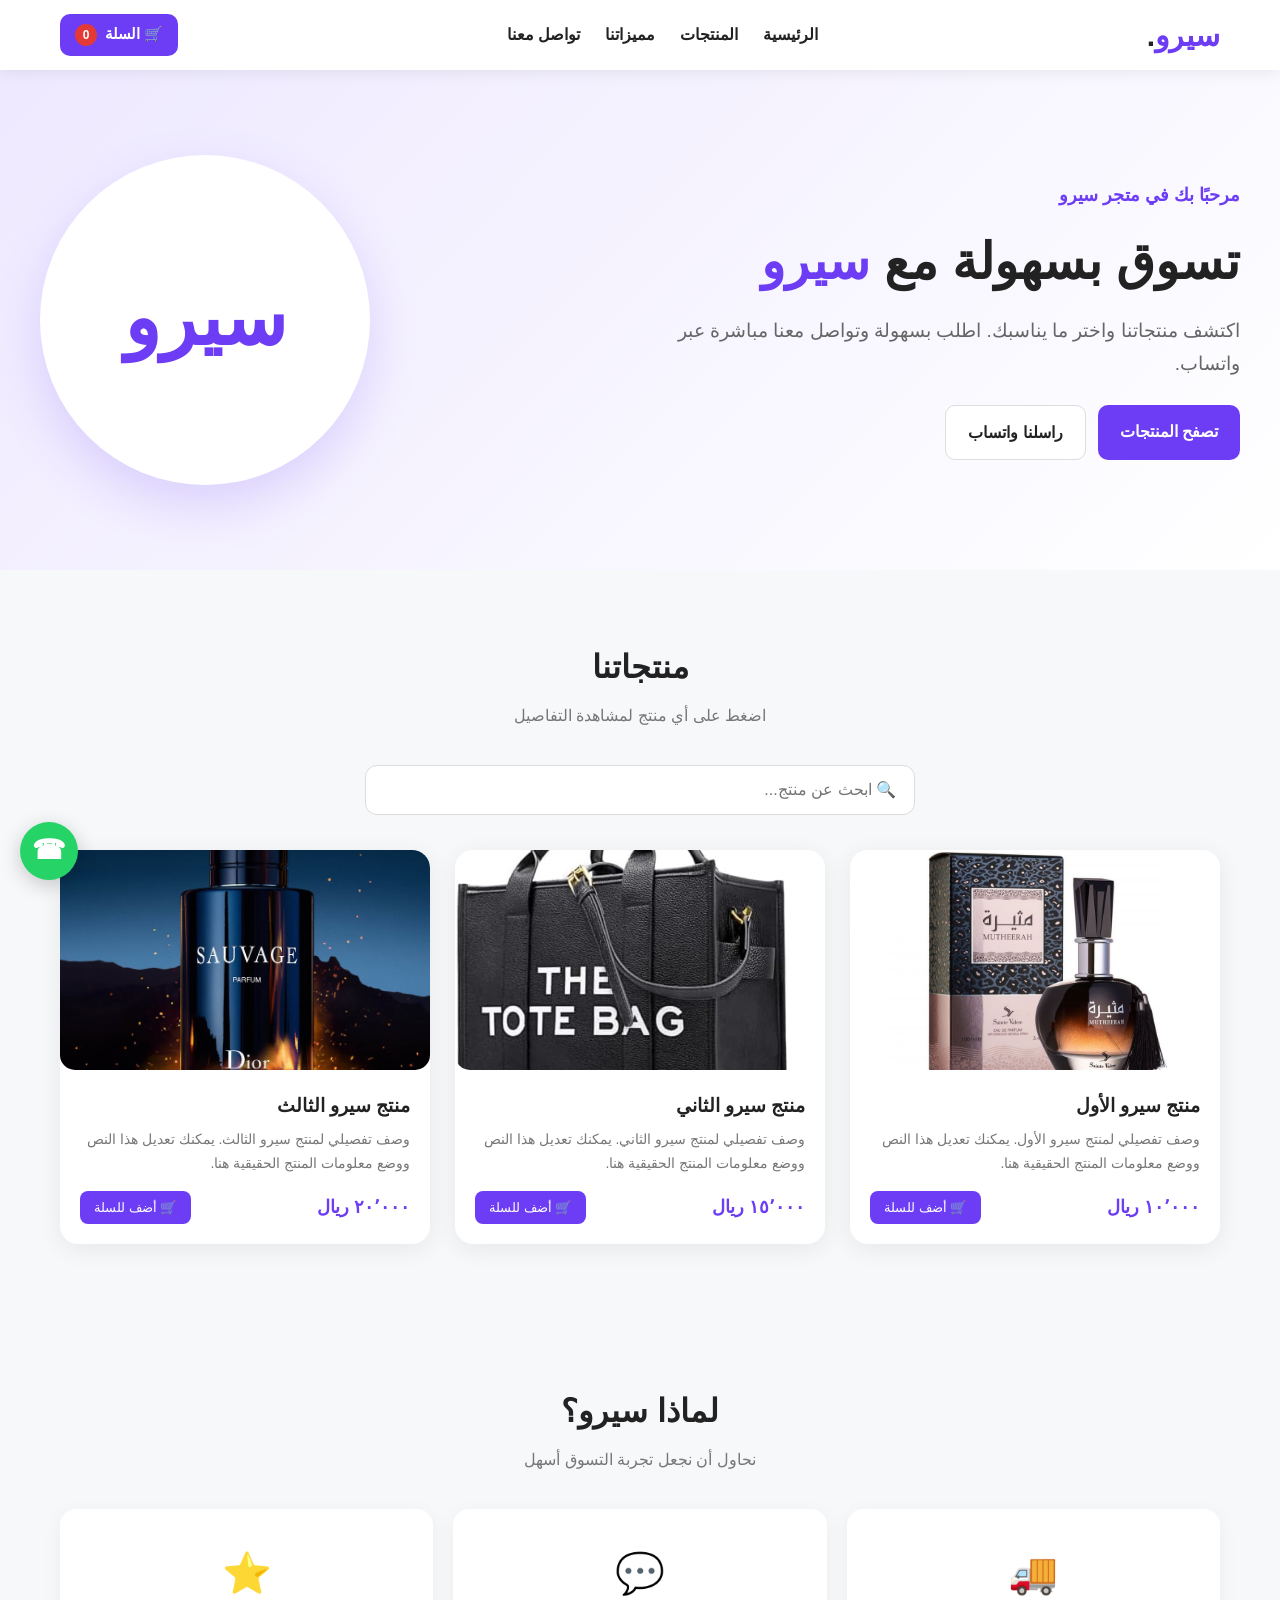
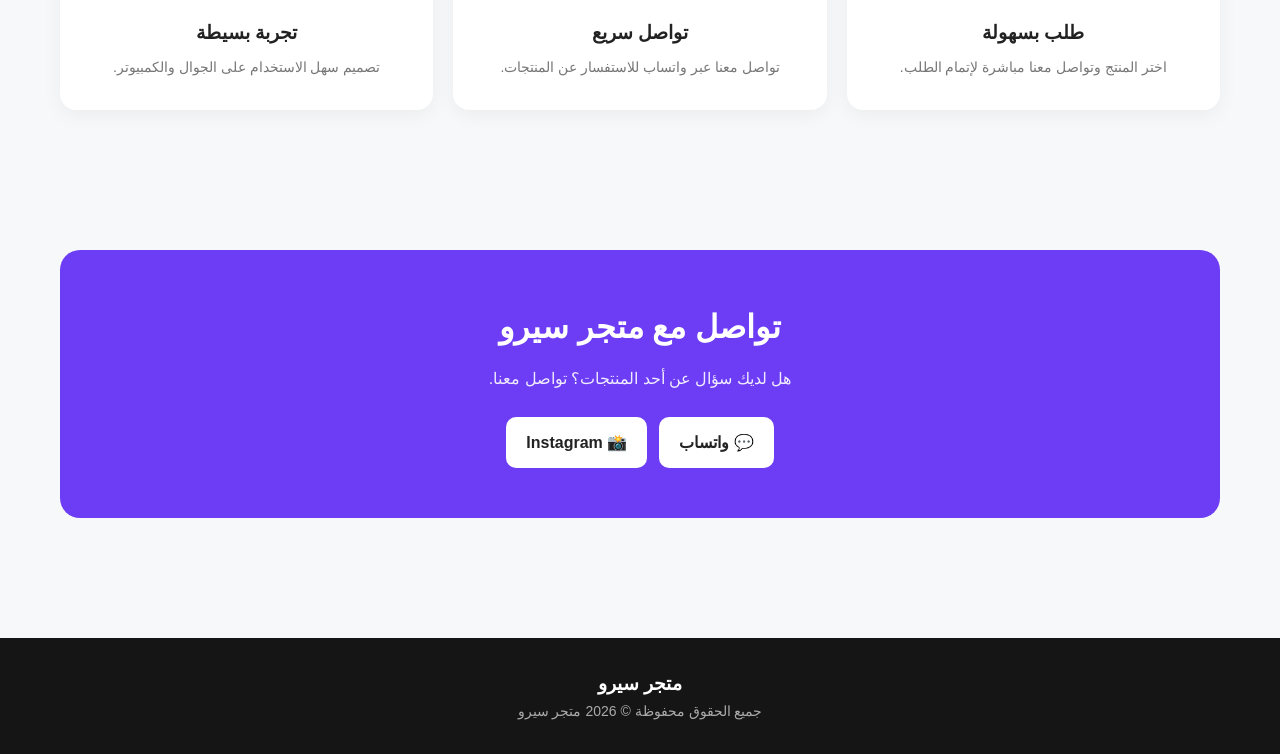
<file: index.html>
<!DOCTYPE html>
<html lang="ar" dir="rtl">
  <head>
    <meta charset="UTF-8" />
    <meta name="viewport" content="width=device-width, initial-scale=1.0" />
    <link rel="stylesheet" href="./style/stylesheet.css" />
    <title>متجر سيرو | Sero Store</title>
    <meta
      name="description"
      content="متجر سيرو - تسوق منتجاتنا بسهولة وتواصل معنا عبر واتساب"
    />

    <style></style>
    <!--   <script src="./style/script.js" defer></script> -->
    <script src="./style/script.js" defer></script>
  </head>

  <body>
    <!-- ===== الشريط العلوي ===== -->

    <header>
      <div class="navbar">
        <a href="#home" class="logo"> سيرو<span>.</span> </a>

        <nav>
          <a href="#home">الرئيسية</a>
          <a href="#products">المنتجات</a>
          <a href="#features">مميزاتنا</a>
          <a href="#contact">تواصل معنا</a>
        </nav>

        <button class="cart-button" onclick="showCart()">
          🛒 السلة <span id="cartCount">0</span>
        </button>
      </div>
    </header>

    <!-- ===== المحتوى ===== -->

    <main>
      <!-- الواجهة الرئيسية -->

      <section class="hero" id="home">
        <div class="hero-content">
          <div class="hero-text">
            <div class="small-title">مرحبًا بك في متجر سيرو</div>

            <h1>
              تسوق بسهولة مع
              <span>سيرو</span>
            </h1>

            <p>
              اكتشف منتجاتنا واختر ما يناسبك. اطلب بسهولة وتواصل معنا مباشرة عبر
              واتساب.
            </p>

            <div class="hero-buttons">
              <a href="#products" class="primary-button"> تصفح المنتجات </a>

              <a
                href="https://wa.me/967775365743?text=%D9%85%D8%B1%D8%AD%D8%A8%D9%8B%D8%A7%D8%8C%20%D8%A3%D8%B1%D9%8A%D8%AF%20%D8%A7%D9%84%D8%A7%D8%B3%D8%AA%D9%81%D8%B3%D8%A7%D8%B1%20%D8%B9%D9%86%20%D8%A3%D8%AD%D8%AF%20%D8%A7%D9%84%D9%85%D9%86%D8%AA%D8%AC%D8%A7%D8%AA"
                class="secondary-button"
                target="_blank"
              >
                راسلنا واتساب
              </a>
            </div>
          </div>

          <div class="hero-logo">سيرو</div>
        </div>
      </section>

      <!-- ===== المنتجات ===== -->

      <section class="section" id="products">
        <div class="section-title">
          <h2>منتجاتنا</h2>

          <p>اضغط على أي منتج لمشاهدة التفاصيل</p>
        </div>

        <div class="search-box">
          <input
            type="search"
            id="searchInput"
            placeholder="🔍 ابحث عن منتج..."
            onkeyup="searchProducts()"
          />
        </div>

        <div class="products" id="productsContainer">
          <!-- المنتج الأول -->
        </div>
      </section>

      <!-- ===== المميزات ===== -->

      <section class="section" id="features">
        <div class="section-title">
          <h2>لماذا سيرو؟</h2>

          <p>نحاول أن نجعل تجربة التسوق أسهل</p>
        </div>

        <div class="features">
          <div class="feature">
            <div class="feature-icon">🚚</div>

            <h3>طلب بسهولة</h3>

            <p>اختر المنتج وتواصل معنا مباشرة لإتمام الطلب.</p>
          </div>

          <div class="feature">
            <div class="feature-icon">💬</div>

            <h3>تواصل سريع</h3>

            <p>تواصل معنا عبر واتساب للاستفسار عن المنتجات.</p>
          </div>

          <div class="feature">
            <div class="feature-icon">⭐</div>

            <h3>تجربة بسيطة</h3>

            <p>تصميم سهل الاستخدام على الجوال والكمبيوتر.</p>
          </div>
        </div>
      </section>

      <!-- ===== التواصل ===== -->

      <section class="section" id="contact">
        <div class="contact-box">
          <h2>تواصل مع متجر سيرو</h2>

          <p>هل لديك سؤال عن أحد المنتجات؟ تواصل معنا.</p>

          <div class="contact-buttons">
            <a
              href="https://wa.me/967775365743?text=%D9%85%D8%B1%D8%AD%D8%A8%D9%8B%D8%A7%D8%8C%20%D8%A3%D8%B1%D9%8A%D8%AF%20%D8%A7%D9%84%D8%A7%D8%B3%D8%AA%D9%81%D8%B3%D8%A7%D8%B1%20%D8%B9%D9%86%20%D8%A3%D8%AD%D8%AF%20%D8%A7%D9%84%D9%85%D9%86%D8%AA%D8%AC%D8%A7%D8%AA"
              target="_blank"
              class="contact-button"
            >
              💬 واتساب
            </a>

            <a
              href="https://www.instagram.com/se_ro221?stkn=M3J0NWtmMWI3NXZp"
              target="_blank"
              class="contact-button"
            >
              📸 Instagram
            </a>
          </div>
        </div>
      </section>
    </main>

    <!-- ===== التذييل ===== -->

    <footer>
      <h3>متجر سيرو</h3>

      <p>جميع الحقوق محفوظة © 2026 متجر سيرو</p>
    </footer>

    <!-- ===== واتساب ===== -->

    <a
      href="https://wa.me/967775365743?text=%D9%85%D8%B1%D8%AD%D8%A8%D9%8B%D8%A7%D8%8C%20%D8%A3%D8%B1%D9%8A%D8%AF%20%D8%A7%D9%84%D8%A7%D8%B3%D8%AA%D9%81%D8%B3%D8%A7%D8%B1%20%D8%B9%D9%86%20%D8%A3%D8%AD%D8%AF%20%D8%A7%D9%84%D9%85%D9%86%D8%AA%D8%AC%D8%A7%D8%AA"
      target="_blank"
      class="whatsapp"
      aria-label="تواصل معنا عبر واتساب"
    >
      ☎
    </a>

    <!-- ===== السلة ===== -->

    <div class="cart-overlay" id="cartOverlay" onclick="closeCart()"></div>

    <aside class="cart-sidebar" id="cartSidebar" aria-label="سلة التسوق">
      <div class="cart-header">
        <h2>سلة التسوق</h2>

        <button
          class="close-cart"
          onclick="closeCart()"
          aria-label="إغلاق السلة"
        >
          ×
        </button>
      </div>

      <div class="cart-items" id="cartItems">
        <div class="empty-cart">السلة فارغة حاليًا 🛒</div>
      </div>

    <div class="cart-footer">

    <div class="cart-total">
        <span>الإجمالي:</span>

        <span id="cartTotal">
            0 ريال
        </span>
    </div>


    <!-- ===== نموذج بيانات العميل ===== -->

    <div class="customer-form" id="customerForm">

        <h3>
            بيانات العميل
        </h3>


        <label for="customerName">
            الاسم
        </label>

        <input
            type="text"
            id="customerName"
            placeholder="اكتب اسمك"
        >


        <label for="customerPhone">
            رقم الهاتف
        </label>

        <input
            type="tel"
            id="customerPhone"
            placeholder="اكتب رقم الهاتف"
        >


        <label for="customerAddress">
            العنوان
        </label>

        <input
            type="text"
            id="customerAddress"
            placeholder="اكتب عنوان التوصيل"
        >


        <label for="customerNotes">
            ملاحظات الطلب
            <span>(اختياري)</span>
        </label>

        <textarea
            id="customerNotes"
            placeholder="اكتب أي ملاحظات إضافية"
            rows="3"
        ></textarea>


        <button
            type="button"
            class="whatsapp-order"
            onclick="sendOrderToWhatsApp()">

            💬 إرسال الطلب عبر واتساب

        </button>

    </div>

</div>
    </aside>

    <!-- ===== JavaScript ===== -->

    <script></script>
  </body>
</html>
</file>
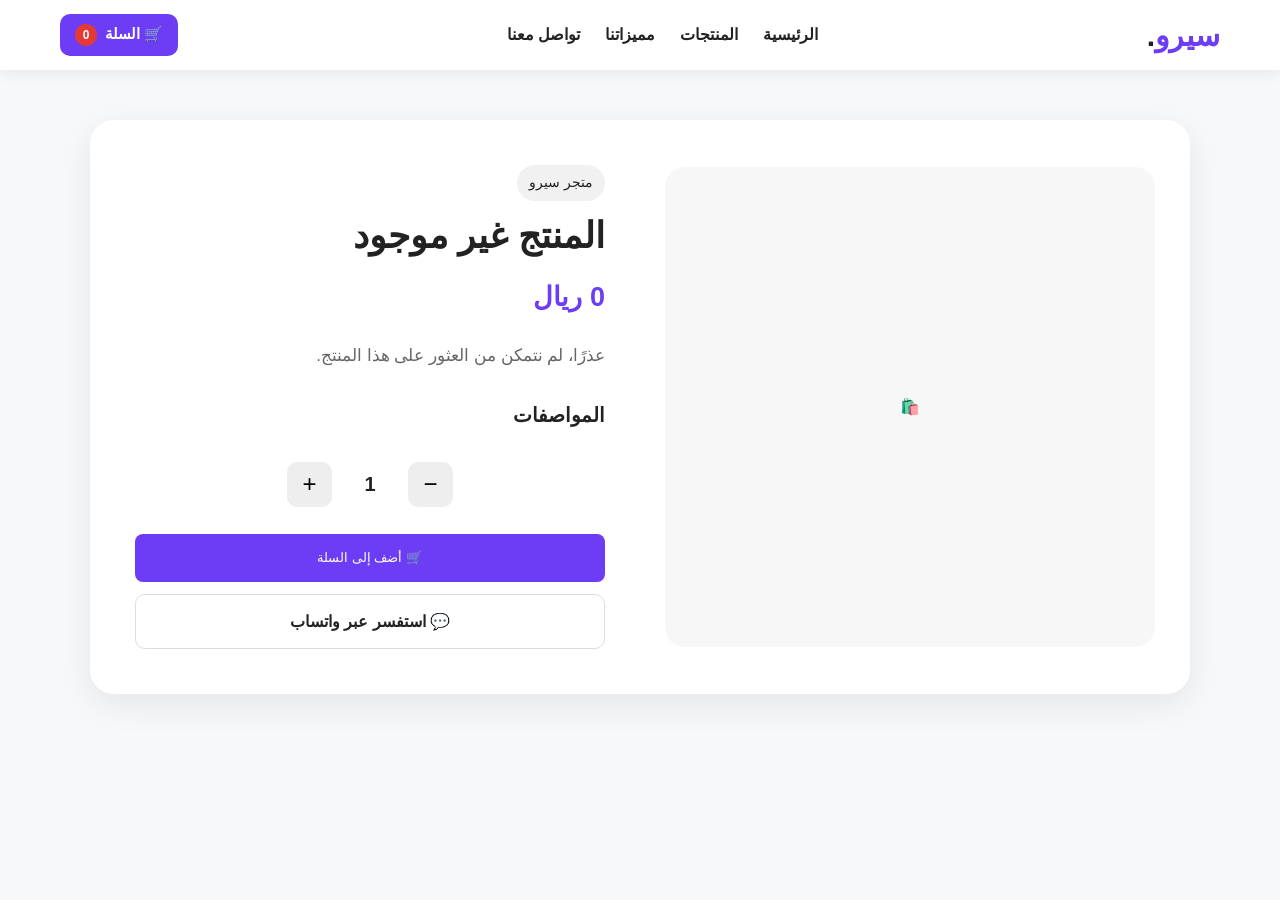
<file: product.html>
<!DOCTYPE html>
<html lang="ar" dir="rtl">
  <head>
    <meta charset="UTF-8" />

    <meta name="viewport" content="width=device-width, initial-scale=1.0" />

    <title>تفاصيل المنتج | متجر سيرو</title>

    <meta name="description" content="تفاصيل المنتج في متجر سيرو" />

    <link rel="stylesheet" href="./style/stylesheet.css" />

    <script src="./style/script.js" defer></script>
  </head>

  <body>
    <!-- ===== الشريط العلوي ===== -->

    <header>
      <div class="navbar">
        <a href="index.html" class="logo"> سيرو<span>.</span> </a>

        <nav>
          <a href="index.html#home"> الرئيسية </a>

          <a href="index.html#products"> المنتجات </a>

          <a href="index.html#features"> مميزاتنا </a>

          <a href="index.html#contact"> تواصل معنا </a>
        </nav>

        <button class="cart-button" onclick="showCart()">
          🛒 السلة

          <span id="cartCount"> 0 </span>
        </button>
      </div>
    </header>

    <!-- ===== تفاصيل المنتج ===== -->

    <main>
      <section class="product-details">
        <div class="product-details-image">
          <div id="productImage">🛍️</div>
        </div>

        <div class="product-details-info">
          <span class="product-category"> متجر سيرو </span>

          <h1 id="productName">جاري تحميل المنتج...</h1>

          <div class="product-price" id="productPrice">0 ريال</div>

          <p class="product-description" id="productDescription">
            جاري تحميل تفاصيل المنتج...
          </p>

          <h3>المواصفات</h3>

          <ul class="product-specifications" id="productSpecifications"></ul>

          <div class="product-actions">
            <div class="quantity-selector">
              <button type="button" id="decreaseQuantity">−</button>

              <span id="productQuantity"> 1 </span>

              <button type="button" id="increaseQuantity">+</button>
            </div>

            <button class="order-button" id="addProductButton">
              🛒 أضف إلى السلة
            </button>

            <a
              href="https://wa.me/967775365743?text=%D9%85%D8%B1%D8%AD%D8%A8%D9%8B%D8%A7%D8%8C%20%D8%A3%D8%B1%D9%8A%D8%AF%20%D8%A7%D9%84%D8%A7%D8%B3%D8%AA%D9%81%D8%B3%D8%A7%D8%B1%20%D8%B9%D9%86%20%D8%A3%D8%AD%D8%AF%20%D8%A7%D9%84%D9%85%D9%86%D8%AA%D8%AC%D8%A7%D8%AA"
              target="_blank"
              class="secondary-button"
            >
              💬 استفسر عبر واتساب
            </a>
          </div>
        </div>
      </section>
    </main>

    <!-- ===== السلة ===== -->

    <div class="cart-overlay" id="cartOverlay" onclick="closeCart()"></div>

    <aside class="cart-sidebar" id="cartSidebar" aria-label="سلة التسوق">
      <div class="cart-header">
        <h2>سلة التسوق</h2>

        <button
          class="close-cart"
          onclick="closeCart()"
          aria-label="إغلاق السلة"
        >
          ×
        </button>
      </div>

      <div class="cart-items" id="cartItems">
        <div class="empty-cart">السلة فارغة حاليًا 🛒</div>
      </div>

      <div class="cart-footer">
        <div class="cart-total">
          <span> الإجمالي: </span>

          <span id="cartTotal"> 0 ريال </span>
        </div>

        <button class="whatsapp-order" onclick="sendOrderToWhatsApp()">
          إرسال الطلب عبر واتساب
        </button>
      </div>
    </aside>
  </body>
</html>
</file>
<file: style/stylesheet.css>
* {
    margin: 0;
    padding: 0;
    box-sizing: border-box;
}

html {
    scroll-behavior: smooth;
}

body {
    font-family: Arial, Tahoma, sans-serif;
    background: #f7f8fa;
    color: #222;
    line-height: 1.7;
}

a {
    text-decoration: none;
    color: inherit;
}

button {
    font-family: inherit;
    cursor: pointer;
}

header {
    background: #ffffff;
    position: sticky;
    top: 0;
    z-index: 1000;
    box-shadow: 0 2px 15px rgba(0, 0, 0, 0.08);
}

.navbar {
    max-width: 1200px;
    margin: auto;
    min-height: 70px;
    padding: 0 20px;

    display: flex;
    align-items: center;
    justify-content: space-between;
    gap: 20px;
}

.logo {
    font-size: 30px;
    font-weight: bold;
    color: #6c3df4;
}

.logo span {
    color: #222;
}

nav {
    display: flex;
    gap: 25px;
}

nav a {
    font-weight: bold;
    transition: 0.3s;
}

nav a:hover {
    color: #6c3df4;
}

.cart-button {
    border: none;
    background: #6c3df4;
    color: white;
    padding: 10px 16px;
    border-radius: 10px;
    font-weight: bold;
}

/* ===== الواجهة الرئيسية ===== */

.hero {
    min-height: 500px;
    padding: 70px 20px;

    display: flex;
    align-items: center;

    background: linear-gradient(135deg, #eee9ff, #ffffff);
}

.hero-content {
    max-width: 1200px;
    width: 100%;
    margin: auto;

    display: flex;
    align-items: center;
    justify-content: space-between;
    gap: 50px;
}

.hero-text {
    flex: 1;
}

.hero-text .small-title {
    color: #6c3df4;
    font-weight: bold;
    font-size: 18px;
}

.hero h1 {
    font-size: 50px;
    margin: 10px 0;
}

.hero h1 span {
    color: #6c3df4;
}

.hero p {
    color: #666;
    font-size: 19px;
    max-width: 600px;
    margin-bottom: 25px;
}

.hero-buttons {
    display: flex;
    gap: 12px;
    flex-wrap: wrap;
}

.primary-button,
.secondary-button {
    display: inline-block;
    padding: 13px 22px;
    border-radius: 10px;
    font-weight: bold;
    transition: 0.3s;
}

.primary-button {
    background: #6c3df4;
    color: white;
}

.primary-button:hover {
    background: #5125ca;
    transform: translateY(-2px);
}

.secondary-button {
    background: white;
    border: 1px solid #ddd;
}

.secondary-button:hover {
    border-color: #6c3df4;
    color: #6c3df4;
}

.hero-logo {
    width: 330px;
    height: 330px;
    border-radius: 50%;

    display: flex;
    align-items: center;
    justify-content: center;

    background: white;
    box-shadow: 0 20px 50px rgba(108, 61, 244, 0.18);

    font-size: 75px;
    font-weight: bold;
    color: #6c3df4;
}

/* ===== الأقسام ===== */

.section {
    max-width: 1200px;
    margin: auto;
    padding: 70px 20px;
}

.section-title {
    text-align: center;
    margin-bottom: 35px;
}

.section-title h2 {
    font-size: 32px;
    margin-bottom: 8px;
}

.section-title p {
    color: #777;
}

/* ===== البحث ===== */

.search-box {
    max-width: 550px;
    margin: 0 auto 35px;
}

.search-box input {
    width: 100%;
    padding: 15px 18px;
    border: 1px solid #ddd;
    border-radius: 12px;
    font-size: 16px;
    outline: none;
    background: white;
}

.search-box input:focus {
    border-color: #6c3df4;
}

/* ===== المنتجات ===== */

.products {
    display: grid;
    grid-template-columns: repeat(3, 1fr);
    gap: 25px;
}

.product-card {
    background: white;
    border-radius: 18px;
    overflow: hidden;
    box-shadow: 0 5px 25px rgba(0, 0, 0, 0.07);
    transition: 0.3s;

    /* البطاقة أصبحت قابلة للضغط */
    cursor: pointer;
}

.product-card:hover {
    transform: translateY(-6px);
    box-shadow: 0 12px 30px rgba(0, 0, 0, 0.12);
}

.product-image {
    height: 230px;
    background: linear-gradient(135deg, #eee9ff, #f7f7f7);

    display: flex;
    align-items: center;
    justify-content: center;

    font-size: 55px;
}

.product-image img {
    width: 100%;
}

.product-info {
    padding: 20px;
}

.product-info h3 {
    margin-bottom: 7px;
}

.product-info p {
    color: #777;
    font-size: 14px;
    margin-bottom: 15px;
}

.product-bottom {
    display: flex;
    align-items: center;
    justify-content: space-between;
    gap: 10px;
}

.price {
    color: #6c3df4;
    font-weight: bold;
    font-size: 18px;
}

.order-button {
    border: none;
    background: #6c3df4;
    color: white;
    padding: 9px 14px;
    border-radius: 8px;
}

.order-button:hover {
    background: #5125ca;
}

/* ===== المميزات ===== */

.features {
    display: grid;
    grid-template-columns: repeat(3, 1fr);
    gap: 20px;
}

.feature {
    background: white;
    padding: 30px 20px;
    border-radius: 16px;
    text-align: center;
    box-shadow: 0 5px 20px rgba(0, 0, 0, 0.05);
}

.feature-icon {
    font-size: 40px;
    margin-bottom: 10px;
}

.feature h3 {
    margin-bottom: 8px;
}

.feature p {
    color: #777;
    font-size: 14px;
}

/* ===== التواصل ===== */

.contact-box {
    background: #6c3df4;
    color: white;
    border-radius: 20px;
    padding: 50px 25px;
    text-align: center;
}

.contact-box h2 {
    font-size: 32px;
    margin-bottom: 10px;
}

.contact-box p {
    margin-bottom: 25px;
    opacity: 0.9;
}

.contact-buttons {
    display: flex;
    justify-content: center;
    gap: 12px;
    flex-wrap: wrap;
}

.contact-button {
    background: white;
    color: #222;
    padding: 12px 20px;
    border-radius: 10px;
    font-weight: bold;
    transition: 0.3s;
}

.contact-button:hover {
    transform: translateY(-2px);
}

/* ===== التذييل ===== */

footer {
    background: #151515;
    color: white;
    text-align: center;
    padding: 30px 20px;
    margin-top: 50px;
}

footer p {
    color: #aaa;
    font-size: 14px;
}

/* ===== زر واتساب ===== */

.whatsapp {
    position: fixed;
    left: 20px;
    bottom: 20px;

    width: 58px;
    height: 58px;

    border-radius: 50%;
    background: #25d366;
    color: white;

    display: flex;
    align-items: center;
    justify-content: center;

    font-size: 27px;
    font-weight: bold;

    box-shadow: 0 5px 20px rgba(0, 0, 0, 0.2);

    z-index: 2000;
}

.whatsapp:hover {
    transform: scale(1.08);
}

/* ===== السلة ===== */

.cart-overlay {
    position: fixed;
    inset: 0;
    background: rgba(0, 0, 0, 0.45);

    opacity: 0;
    visibility: hidden;

    transition: 0.3s;

    z-index: 3000;
}

.cart-overlay.active {
    opacity: 1;
    visibility: visible;
}

.cart-sidebar {
    position: fixed;
    top: 0;
    right: 0;

    width: min(420px, 100%);
    height: 100vh;

    background: white;

    transform: translateX(100%);
    transition: 0.3s ease;

    z-index: 3001;

    display: flex;
    flex-direction: column;

    box-shadow: -5px 0 25px rgba(0, 0, 0, 0.15);
}

.cart-sidebar.active {
    transform: translateX(0);
}

.cart-header {
    padding: 20px;

    display: flex;
    align-items: center;
    justify-content: space-between;

    border-bottom: 1px solid #eee;
}

.cart-header h2 {
    font-size: 22px;
}

.close-cart {
    border: none;
    background: #f1f1f1;

    width: 35px;
    height: 35px;

    border-radius: 50%;

    font-size: 20px;
}

.cart-items {
    flex: 1;
    overflow-y: auto;
    padding: 20px;
}

.empty-cart {
    text-align: center;
    color: #777;
    padding: 50px 10px;
}

.cart-item {
    display: flex;
    align-items: center;
    justify-content: space-between;

    gap: 12px;

    padding: 14px 0;

    border-bottom: 1px solid #eee;
}

.cart-item-info {
    flex: 1;
}

.cart-item-info h3 {
    font-size: 16px;
    margin-bottom: 4px;
}

.cart-item-info p {
    color: #6c3df4;
    font-size: 14px;
    font-weight: bold;
}

.cart-item-quantity {
    color: #666;
    font-size: 14px;
}

.remove-item {
    border: none;
    background: #ffe8e8;
    color: #d33;

    padding: 6px 9px;

    border-radius: 7px;

    font-size: 13px;
}

.cart-footer {
    padding: 20px;

    border-top: 1px solid #eee;

    background: #fafafa;
}

.cart-total {
    display: flex;
    justify-content: space-between;

    font-size: 19px;
    font-weight: bold;

    margin-bottom: 15px;
}

.whatsapp-order {
    width: 100%;

    border: none;

    background: #25d366;
    color: white;

    padding: 13px;

    border-radius: 10px;

    font-weight: bold;
    font-size: 16px;
}

.whatsapp-order:hover {
    background: #1eaf55;
}

/* ===== الجوال ===== */

@media (max-width: 850px) {

    .navbar {
        min-height: 65px;
    }

    nav {
        display: none;
    }

    .hero {
        padding: 50px 20px;
    }

    .hero-content {
        flex-direction: column-reverse;
        text-align: center;
    }

    .hero h1 {
        font-size: 38px;
    }

    .hero p {
        font-size: 16px;
    }

    .hero-buttons {
        justify-content: center;
    }

    .hero-logo {
        width: 220px;
        height: 220px;
        font-size: 55px;
    }

    .products {
        grid-template-columns: repeat(2, 1fr);
    }

    .features {
        grid-template-columns: 1fr;
    }
}

@media (max-width: 550px) {

    .logo {
        font-size: 25px;
    }

    .cart-button {
        padding: 8px 12px;
        font-size: 13px;
    }

    .hero h1 {
        font-size: 32px;
    }

    .hero-logo {
        width: 180px;
        height: 180px;
        font-size: 45px;
    }

    .products {
        grid-template-columns: 1fr;
    }

    .product-image {
        height: 210px;
    }

    .section {
        padding: 50px 15px;
    }

    .section-title h2 {
        font-size: 27px;
    }

    .contact-box h2 {
        font-size: 26px;
    }

    .whatsapp {
        left: 15px;
        bottom: 15px;
    }
}


/* =========================================
   سلة متجر سيرو
   ========================================= */

.cart-overlay {
    position: fixed;
    inset: 0;
    background: rgba(0, 0, 0, 0.45);
    opacity: 0;
    visibility: hidden;
    transition: 0.3s ease;
    z-index: 999;
}

.cart-overlay.active {
    opacity: 1;
    visibility: visible;
}


/* صندوق السلة */

.cart-sidebar {
    position: fixed;
    top: 0;
    right: -430px;
    width: 400px;
    max-width: 92%;
    height: 100vh;
    background: #ffffff;
    z-index: 1000;
    display: flex;
    flex-direction: column;
    box-shadow: -5px 0 25px rgba(0, 0, 0, 0.15);
    transition: right 0.35s ease;
}

.cart-sidebar.active {
    right: 0;
}


/* رأس السلة */

.cart-header {
    display: flex;
    align-items: center;
    justify-content: space-between;
    padding: 20px;
    border-bottom: 1px solid #eeeeee;
}

.cart-header h2 {
    margin: 0;
    font-size: 22px;
}

.close-cart {
    width: 38px;
    height: 38px;
    border: none;
    border-radius: 50%;
    background: #f3f3f3;
    font-size: 25px;
    cursor: pointer;
    transition: 0.2s;
}

.close-cart:hover {
    background: #e5e5e5;
}


/* المنتجات داخل السلة */

.cart-items {
    flex: 1;
    overflow-y: auto;
    padding: 15px;
}

.empty-cart {
    text-align: center;
    padding: 50px 20px;
    color: #777;
    font-size: 17px;
}


/* المنتج داخل السلة */

.cart-item {
    position: relative;
    display: grid;
    grid-template-columns: 1fr auto;
    gap: 10px;
    padding: 15px;
    margin-bottom: 12px;
    border: 1px solid #eeeeee;
    border-radius: 12px;
    background: #fafafa;
}

.cart-item-info h3 {
    margin: 0 0 7px;
    font-size: 16px;
}

.cart-item-info p {
    margin: 0;
    color: #777;
    font-size: 14px;
}

.cart-item-total {
    font-weight: bold;
    margin-top: 8px;
}


/* أزرار الكمية */

.cart-item-controls {
    display: flex;
    align-items: center;
    gap: 8px;
}

.cart-item-controls button {
    width: 30px;
    height: 30px;
    border: none;
    border-radius: 7px;
    background: #eeeeee;
    cursor: pointer;
    font-size: 18px;
}

.cart-item-controls button:hover {
    background: #dddddd;
}

.cart-item-controls span {
    min-width: 25px;
    text-align: center;
    font-weight: bold;
}


/* زر حذف المنتج */

.remove-item {
    position: absolute;
    left: 10px;
    bottom: 10px;
    border: none;
    background: transparent;
    cursor: pointer;
    font-size: 16px;
}


/* أسفل السلة */

.cart-footer {
    padding: 18px;
    border-top: 1px solid #eeeeee;
    background: #ffffff;
}

.cart-total {
    display: flex;
    justify-content: space-between;
    align-items: center;
    margin-bottom: 15px;
    font-size: 18px;
    font-weight: bold;
}

.whatsapp-order {
    width: 100%;
    padding: 14px;
    border: none;
    border-radius: 10px;
    background: #25D366;
    color: white;
    font-size: 16px;
    font-weight: bold;
    cursor: pointer;
    transition: 0.2s;
}

.whatsapp-order:hover {
    transform: translateY(-2px);
    opacity: 0.9;
}


/* منع تحريك الصفحة عند فتح السلة */

body.cart-open {
    overflow: hidden;
}


/* =========================================
   زر السلة في الشريط العلوي
   ========================================= */

.cart-button {
    border: none;
    border-radius: 10px;
    padding: 10px 15px;
    cursor: pointer;
    font-size: 15px;
    transition: 0.2s;
}

.cart-button:hover {
    transform: translateY(-2px);
}

#cartCount {
    display: inline-flex;
    align-items: center;
    justify-content: center;
    min-width: 22px;
    height: 22px;
    padding: 0 5px;
    margin-right: 4px;
    border-radius: 50%;
    background: #e53935;
    color: white;
    font-size: 12px;
    font-weight: bold;
}


/* =========================================
   تحسين الجوال
   ========================================= */

@media (max-width: 600px) {

    .cart-sidebar {
        width: 100%;
        max-width: 100%;
        right: -100%;
    }

    .cart-sidebar.active {
        right: 0;
    }

    .cart-header {
        padding: 16px;
    }

    .cart-header h2 {
        font-size: 20px;
    }

    .cart-items {
        padding: 12px;
    }

    .cart-item {
        padding: 13px;
    }

    .cart-footer {
        padding: 15px;
    }

}

/* =========================================
   صور المنتجات
   ========================================= */

.product-image {
    width: 100%;
    height: 220px;
    overflow: hidden;
    border-radius: 15px;
}

.product-image img {
    width: 100%;
    height: 100%;
    object-fit: cover;
    display: block;
}

/* =========================================
   صفحة تفاصيل المنتج
   ========================================= */

.product-details {
    width: min(1100px, 92%);
    margin: 50px auto;
    padding: 35px;

    display: grid;
    grid-template-columns: 1fr 1fr;
    gap: 50px;

    align-items: center;

    background: #ffffff;
    border-radius: 24px;

    box-shadow: 0 10px 35px rgba(0, 0, 0, 0.08);
}


/* =========================================
   صورة المنتج
   ========================================= */

.product-details-image {
    width: 100%;
    height: 480px;

    display: flex;
    align-items: center;
    justify-content: center;

    overflow: hidden;

    border-radius: 20px;
    background: #f7f7f7;
}

.product-details-image img {
    width: 100%;
    height: 100%;

    object-fit: contain;

    display: block;

    transition: transform 0.3s ease;
}

.product-details-image:hover img {
    transform: scale(1.04);
}


/* =========================================
   معلومات المنتج
   ========================================= */

.product-details-info {
    padding: 10px;
}

.product-category {
    display: inline-block;

    margin-bottom: 12px;
    padding: 6px 12px;

    border-radius: 20px;

    background: #f1f1f1;

    font-size: 14px;
}

.product-details-info h1 {
    margin: 0 0 15px;

    font-size: 36px;
    line-height: 1.3;
}

.product-price {
    margin-bottom: 20px;

    color: #6c3df4;

    font-size: 27px;
    font-weight: bold;
}

.product-description {
    margin-bottom: 25px;

    color: #666;

    font-size: 17px;
    line-height: 1.9;
}


/* =========================================
   المواصفات
   ========================================= */

.product-details-info h3 {
    margin-bottom: 12px;
    font-size: 20px;
}

.product-specifications {
    margin: 0 0 30px;
    padding-right: 22px;

    line-height: 2;
}

.product-specifications li {
    margin-bottom: 5px;
}


/* =========================================
   أزرار المنتج
   ========================================= */

.product-actions {
    display: flex;
    flex-direction: column;
    gap: 12px;
}

.product-actions .order-button,
.product-actions .secondary-button {
    width: 100%;

    min-height: 48px;

    box-sizing: border-box;

    display: flex;
    align-items: center;
    justify-content: center;

    text-align: center;
}


/* =========================================
   اختيار الكمية
   ========================================= */

.quantity-selector {
    display: flex;

    align-items: center;
    justify-content: center;

    gap: 18px;

    margin-bottom: 15px;
}

.quantity-selector button {
    width: 45px;
    height: 45px;

    border: none;
    border-radius: 10px;

    background: #eeeeee;

    font-size: 24px;

    cursor: pointer;

    transition: 0.2s ease;
}

.quantity-selector button:hover {
    background: #dddddd;
    transform: scale(1.05);
}

#productQuantity {
    min-width: 40px;

    text-align: center;

    font-size: 20px;
    font-weight: bold;
}


/* =========================================
   الأجهزة اللوحية
   ========================================= */

@media (max-width: 900px) {

    .product-details {
        grid-template-columns: 1fr;

        gap: 30px;

        margin: 30px auto;

        padding: 25px;
    }

    .product-details-image {
        height: 400px;
    }

    .product-details-info {
        padding: 0;
    }

    .product-details-info h1 {
        font-size: 30px;
    }
}


/* =========================================
   الجوال
   ========================================= */

@media (max-width: 600px) {

    .product-details {
        width: 92%;

        margin: 20px auto;

        padding: 18px;

        gap: 25px;

        border-radius: 18px;
    }

    .product-details-image {
        height: 300px;

        border-radius: 15px;
    }

    .product-details-info {
        padding: 0;
    }

    .product-details-info h1 {
        font-size: 25px;
    }

    .product-price {
        font-size: 23px;
    }

    .product-description {
        font-size: 15px;
        line-height: 1.8;
    }

    .product-details-info h3 {
        font-size: 18px;
    }

    .product-specifications {
        font-size: 15px;
        margin-bottom: 20px;
    }

    .quantity-selector {
        gap: 15px;
    }

    .quantity-selector button {
        width: 42px;
        height: 42px;
    }
}


/* =========================================
   الجوال الصغير جدًا
   ========================================= */

@media (max-width: 380px) {

    .product-details {
        width: 94%;
        padding: 14px;
    }

    .product-details-image {
        height: 250px;
    }

    .product-details-info h1 {
        font-size: 22px;
    }

    .product-price {
        font-size: 21px;
    }

    .product-description {
        font-size: 14px;
    }

    .product-specifications {
        font-size: 14px;
    }
}

/* =========================================
   تحسين إضافي لصفحة المنتج على الجوال
   ========================================= */

@media (max-width: 600px) {

    /* حاوية صفحة المنتج */
    .product-details {
        width: calc(100% - 24px);
        margin: 15px auto;
        padding: 15px;
        gap: 20px;
    }

    /* صورة المنتج */
    .product-details-image {
        height: 280px;
        width: 100%;
    }

    .product-details-image img {
        max-width: 100%;
        max-height: 100%;
        object-fit: contain;
    }

    /* اسم المنتج */
    .product-details-info h1 {
        font-size: 24px;
        line-height: 1.4;
    }

    /* السعر */
    .product-price {
        font-size: 22px;
    }

    /* وصف المنتج */
    .product-description {
        font-size: 15px;
        line-height: 1.8;
    }

    /* المواصفات */
    .product-specifications {
        padding-right: 18px;
        font-size: 14px;
        line-height: 1.9;
    }

    /* أزرار المنتج */
    .product-actions {
        gap: 10px;
    }

    .product-actions .order-button,
    .product-actions .secondary-button {
        width: 100%;
        min-height: 50px;
        font-size: 15px;
    }

    /* اختيار الكمية */
    .quantity-selector {
        gap: 18px;
        margin-bottom: 10px;
    }

    .quantity-selector button {
        width: 44px;
        height: 44px;
    }
}
/* =========================================
   نموذج بيانات العميل
   ========================================= */

.customer-form {
    margin-top: 20px;
    padding: 20px;

    background: #f8f7ff;
    border: 1px solid #e8e2ff;
    border-radius: 16px;
}


/* عنوان النموذج */

.customer-form h3 {
    margin: 0 0 18px;

    color: #222;
    font-size: 20px;
    text-align: center;
}


/* العناوين */

.customer-form label {
    display: block;

    margin: 12px 0 6px;

    color: #333;
    font-size: 14px;
    font-weight: bold;
}


/* النص الاختياري */

.customer-form label span {
    color: #888;
    font-size: 12px;
    font-weight: normal;
}


/* الحقول */

.customer-form input,
.customer-form textarea {
    width: 100%;

    padding: 12px 14px;

    border: 1px solid #ddd;
    border-radius: 10px;

    background: #fff;

    color: #222;

    font-family: inherit;
    font-size: 15px;

    outline: none;

    transition:
        border-color 0.2s ease,
        box-shadow 0.2s ease;
}


/* عند الضغط على الحقل */

.customer-form input:focus,
.customer-form textarea:focus {
    border-color: #6c3df4;

    box-shadow:
        0 0 0 3px rgba(108, 61, 244, 0.10);
}


/* مربع الملاحظات */

.customer-form textarea {
    min-height: 85px;

    resize: vertical;
}


/* زر إرسال الطلب */

.customer-form .whatsapp-order {
    margin-top: 18px;

    width: 100%;

    min-height: 48px;

    border: none;
    border-radius: 10px;

    background: #25d366;
    color: white;

    font-family: inherit;
    font-size: 16px;
    font-weight: bold;

    cursor: pointer;

    transition:
        transform 0.2s ease,
        background 0.2s ease;
}


.customer-form .whatsapp-order:hover {
    background: #1eaf55;

    transform: translateY(-2px);
}


.customer-form .whatsapp-order:active {
    transform: translateY(0);
}


/* =========================================
   تحسين نموذج العميل على الجوال
   ========================================= */

@media (max-width: 600px) {

    .customer-form {
        margin-top: 15px;

        padding: 15px;

        border-radius: 14px;
    }


    .customer-form h3 {
        font-size: 18px;

        margin-bottom: 15px;
    }


    .customer-form label {
        font-size: 13px;

        margin-top: 10px;
    }


    .customer-form input,
    .customer-form textarea {
        padding: 11px 12px;

        font-size: 14px;

        border-radius: 9px;
    }


    .customer-form textarea {
        min-height: 75px;
    }


    .customer-form .whatsapp-order {
        min-height: 48px;

        font-size: 15px;

        margin-top: 15px;
    }

}
/* =========================================
   نموذج بيانات العميل
   ========================================= */

.customer-form {
  display: block;
  width: 100%;
  margin-top: 20px;
  padding: 18px;
  box-sizing: border-box;
  background: #f8f8fb;
  border: 1px solid #e5e5e5;
  border-radius: 16px;
}

.customer-form h3 {
  margin: 0 0 18px;
  font-size: 20px;
  text-align: right;
}

.customer-form label {
  display: block;
  margin: 12px 0 7px;
  font-size: 15px;
  font-weight: 600;
  color: #333;
}

.customer-form label span {
  font-size: 12px;
  font-weight: normal;
  color: #888;
}

.customer-form input,
.customer-form textarea {
  display: block;
  width: 100%;
  box-sizing: border-box;
  padding: 13px 14px;
  border: 1px solid #ddd;
  border-radius: 10px;
  background: #fff;
  color: #222;
  font-family: inherit;
  font-size: 15px;
  outline: none;
  transition: 0.2s;
}

.customer-form input:focus,
.customer-form textarea:focus {
  border-color: #6c3df4;
  box-shadow: 0 0 0 3px rgba(108, 61, 244, 0.1);
}

.customer-form textarea {
  min-height: 85px;
  resize: vertical;
}

.customer-form .whatsapp-order {
  width: 100%;
  margin-top: 18px;
  padding: 14px;
  border: none;
  border-radius: 12px;
  font-family: inherit;
  font-size: 16px;
  font-weight: 600;
  cursor: pointer;
}

/* =========================================
   تحسين النموذج على الجوال
   ========================================= */

@media (max-width: 600px) {

  .customer-form {
    margin-top: 15px;
    padding: 15px;
    border-radius: 14px;
  }

  .customer-form h3 {
    font-size: 18px;
    margin-bottom: 15px;
  }

  .customer-form label {
    font-size: 14px;
  }

  .customer-form input,
  .customer-form textarea {
    padding: 12px;
    font-size: 15px;
  }

  .customer-form .whatsapp-order {
    font-size: 15px;
    padding: 13px;
  }
}/* =========================================
   تحسين السلة على شاشات الجوال
   ========================================= */

@media (max-width: 600px) {

  .cart-sidebar {
    width: 100%;
    max-width: 100%;
    height: 100vh;
    height: 100dvh;
    box-sizing: border-box;
    overflow-y: auto;
    overflow-x: hidden;
    padding-bottom: 20px;
  }

  .cart-header {
    position: sticky;
    top: 0;
    z-index: 10;
    background: #fff;
  }

  .cart-items {
    padding: 15px;
  }

  .cart-footer {
    padding: 15px;
    box-sizing: border-box;
  }

  .cart-total {
    padding: 10px 0 15px;
  }

  .customer-form {
    width: 100%;
    box-sizing: border-box;
    margin: 10px 0 0;
  }

  .customer-form input,
  .customer-form textarea {
    width: 100%;
    box-sizing: border-box;
  }

  .customer-form .whatsapp-order {
    width: 100%;
    margin-bottom: 10px;
  }
    }
</file>
